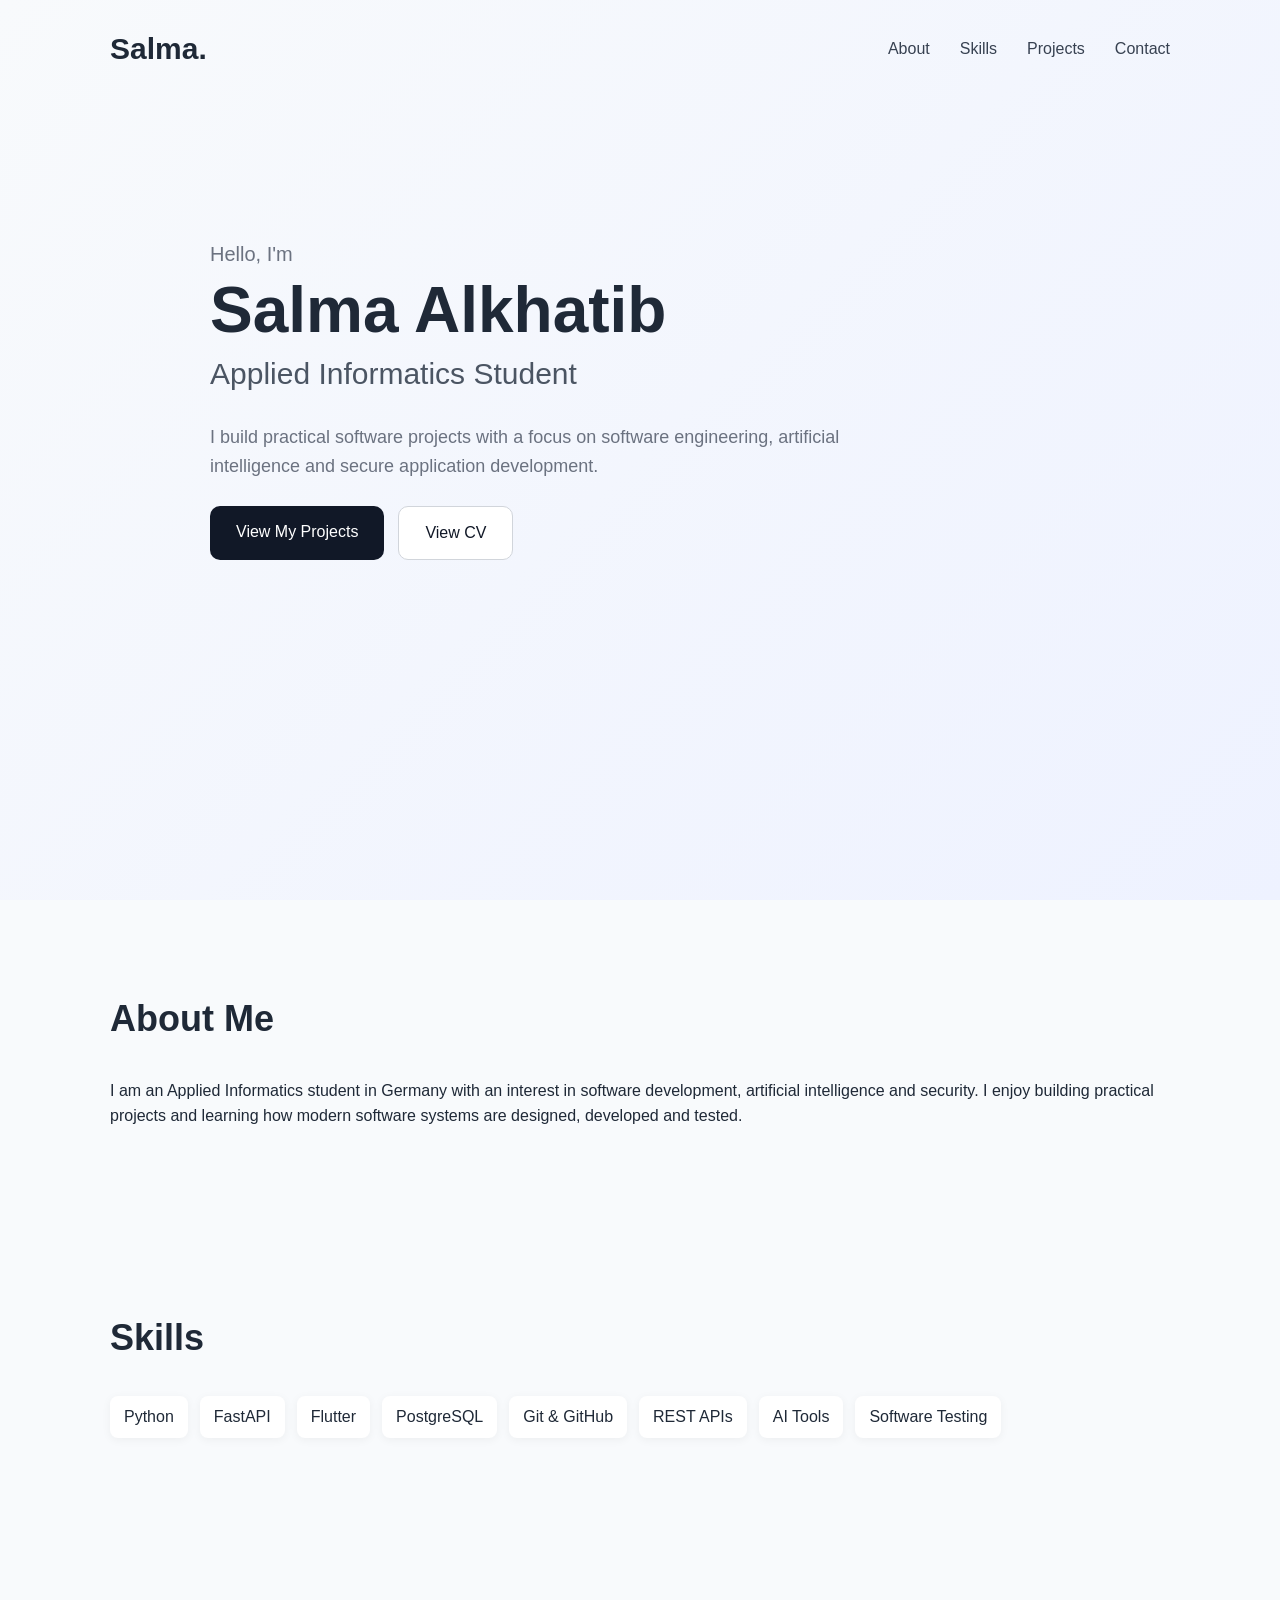
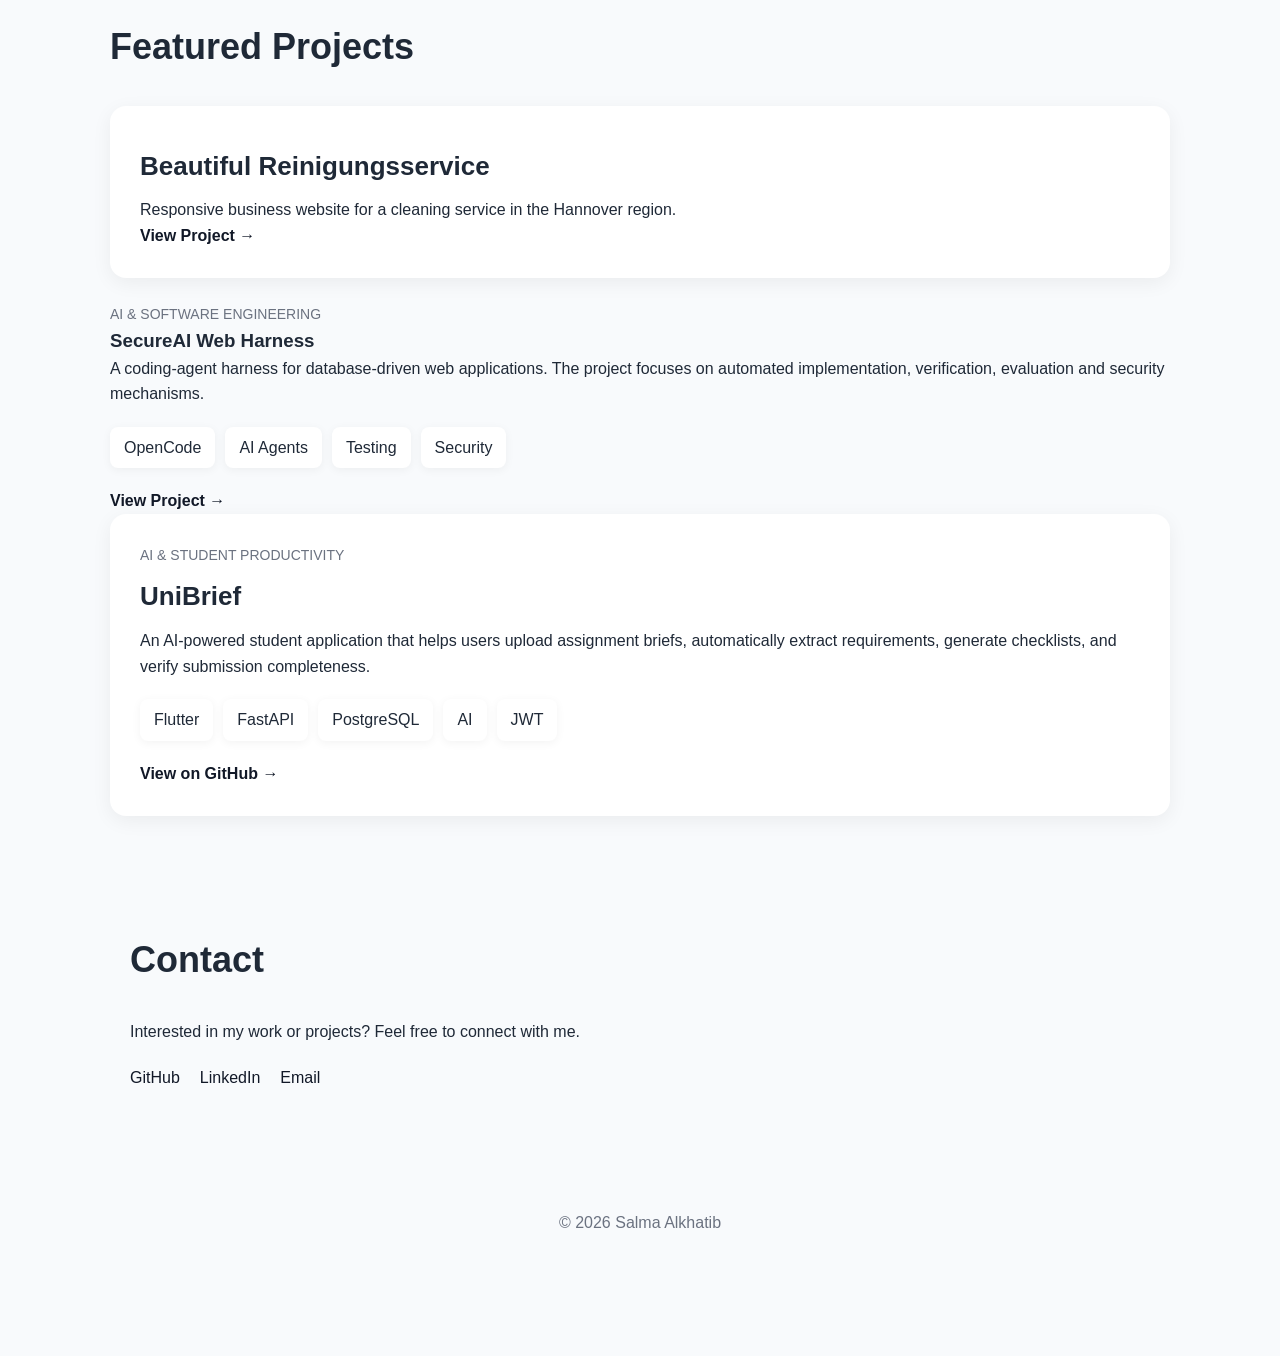
<file: index.html>
<!DOCTYPE html>
<html lang="en">
<head>
  <meta charset="UTF-8" />
  <meta name="viewport" content="width=device-width, initial-scale=1.0" />
  <title>Salma Alkhatib | Portfolio</title>
  <link rel="stylesheet" href="style.css" />
</head>

<body>

  <header class="hero">
    <nav>
      <h2 class="logo">Salma.</h2>

      <div class="nav-links">
        <a href="#about">About</a>
        <a href="#skills">Skills</a>
        <a href="#projects">Projects</a>
        <a href="#contact">Contact</a>
      </div>
    </nav>

    <div class="hero-content">
      <p class="intro">Hello, I'm</p>

      <h1>Salma Alkhatib</h1>

      <h3>Applied Informatics Student</h3>

      <p class="description">
        I build practical software projects with a focus on
        software engineering, artificial intelligence and secure
        application development.
      </p>

      <div class="hero-buttons">
        <a href="#projects" class="button">View My Projects</a>
      
        <a
          href="Salma_Alkhatib_CV.pdf"
          class="button secondary-button"
          target="_blank"
        >
          View CV
        </a>
      </div>
  </header>

  <section id="about">
    <h2>About Me</h2>

    <p>
      I am an Applied Informatics student in Germany with an interest
      in software development, artificial intelligence and security.
      I enjoy building practical projects and learning how modern
      software systems are designed, developed and tested.
    </p>
  </section>

  <section id="skills">
    <h2>Skills</h2>

    <div class="skills-grid">
      <span>Python</span>
      <span>FastAPI</span>
      <span>Flutter</span>
      <span>PostgreSQL</span>
      <span>Git & GitHub</span>
      <span>REST APIs</span>
      <span>AI Tools</span>
      <span>Software Testing</span>
    </div>
  </section>

  <section id="projects">
    <h2>Featured Projects</h2>

    <div class="project-card">
     

        <h3>Beautiful Reinigungsservice</h3>
      
        <p>
          Responsive business website for a cleaning service in the Hannover region.
        </p>
      
        <a
          href="beautiful-reinigungsservice.html"
          class="project-link"
        >
          View Project →
        </a>
      
      </div>
      <p class="project-type">AI & Software Engineering</p>

      <h3>SecureAI Web Harness</h3>

      <p>
        A coding-agent harness for database-driven web applications.
        The project focuses on automated implementation, verification,
        evaluation and security mechanisms.
      </p>

      <div class="tags">
        <span>OpenCode</span>
        <span>AI Agents</span>
        <span>Testing</span>
        <span>Security</span>
      </div>

      <a href="secureai.html" class="project-link">View Project →</a>
    </div>
   

    <div class="project-card">
        <p class="project-type">AI & Student Productivity</p>
    
        <h3>UniBrief</h3>
    
        <p>
            An AI-powered student application that helps users upload assignment
            briefs, automatically extract requirements, generate checklists,
            and verify submission completeness.
        </p>
    
        <div class="tags">
            <span>Flutter</span>
            <span>FastAPI</span>
            <span>PostgreSQL</span>
            <span>AI</span>
            <span>JWT</span>
        </div>
    
        <a
            href="https://github.com/alkhatibsalma99-ops/UniBrief"
            target="_blank"
            rel="noopener noreferrer"
            class="project-link"
        >
            View on GitHub →
        </a>
    </div>

  <section id="contact">
    <h2>Contact</h2>

    <p>
      Interested in my work or projects? Feel free to connect with me.
    </p>

    <div class="contact-links">
        <a href="https://github.com/alkhatibsalma99-ops" target="_blank">
            GitHub
          </a>
          <a
          href="https://www.linkedin.com/in/salma-alkhatib-435128162"
          target="_blank"
        >
          LinkedIn
        </a>
      <a href="mailto:your@email.com">Email</a>
    </div>
  </section>

  <footer>
    <p>© 2026 Salma Alkhatib</p>
  </footer>

  <script src="script.js"></script>
</body>
</html>
</file>
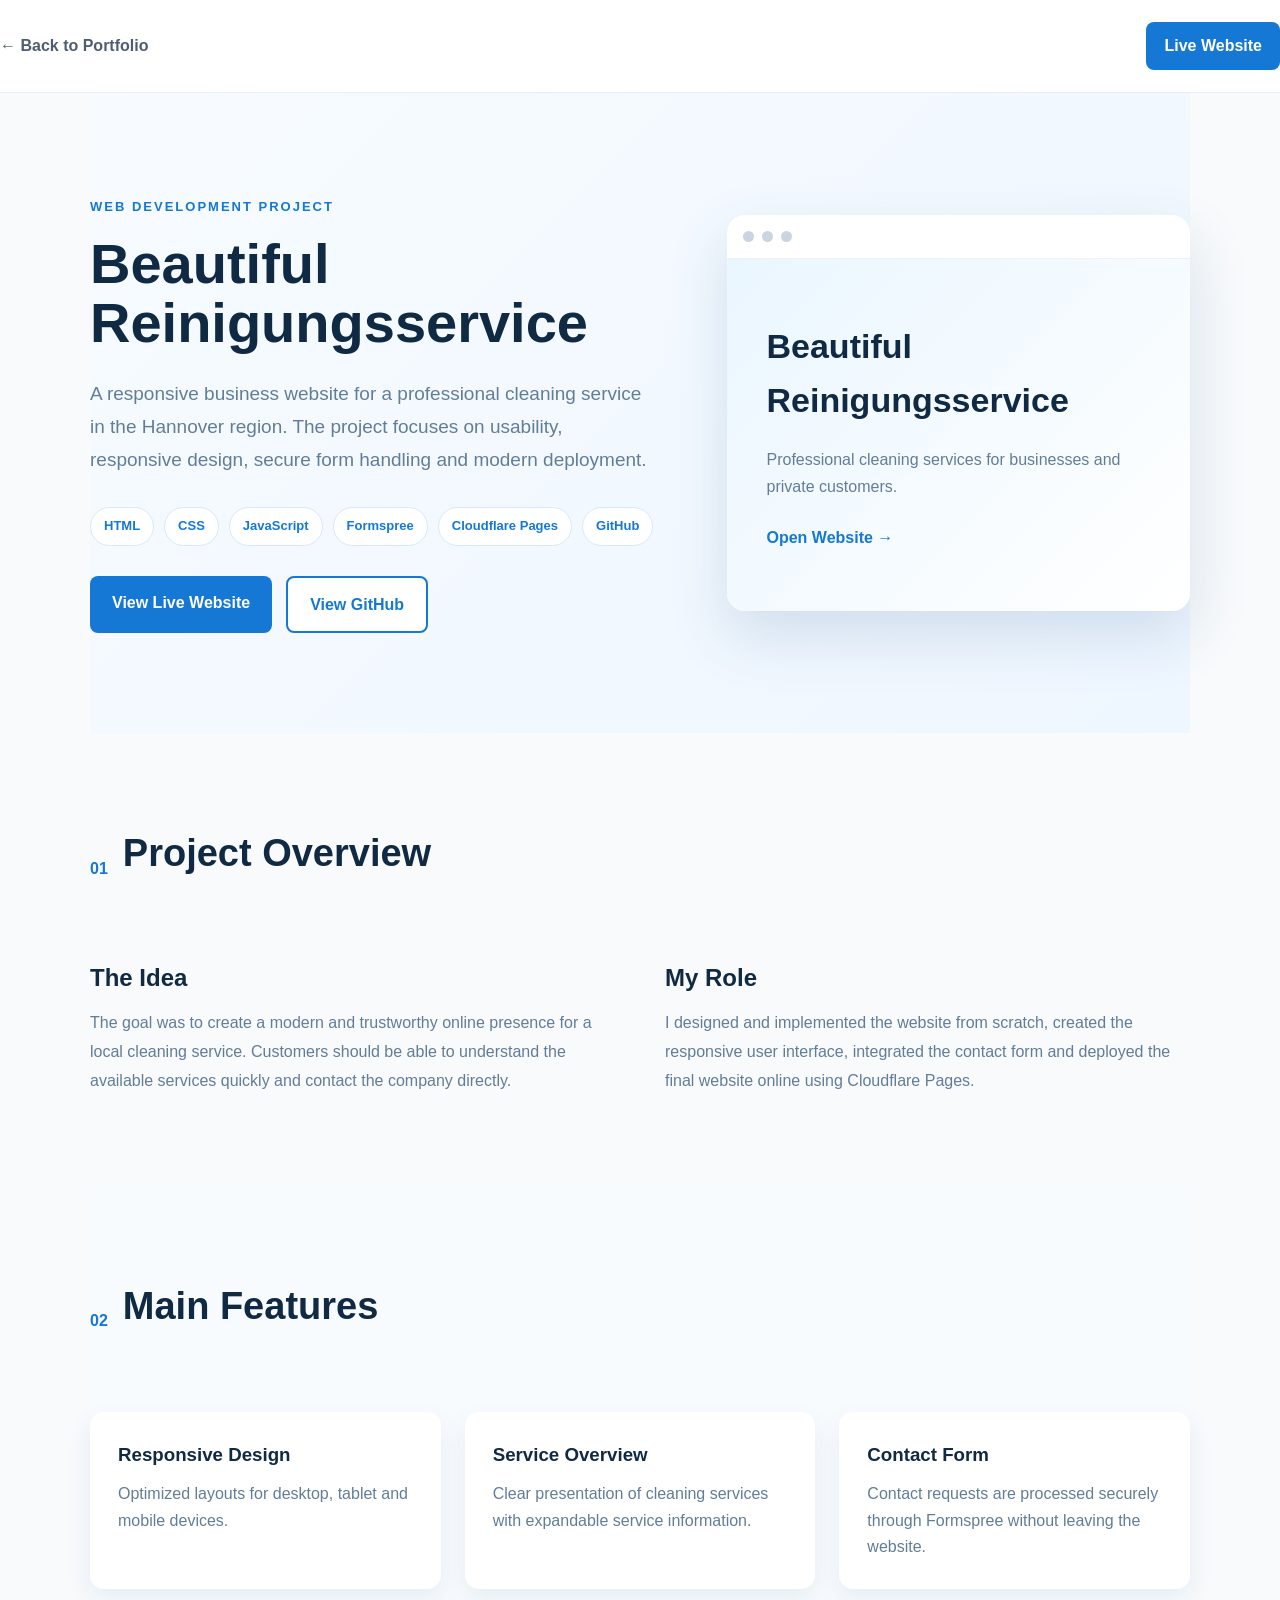
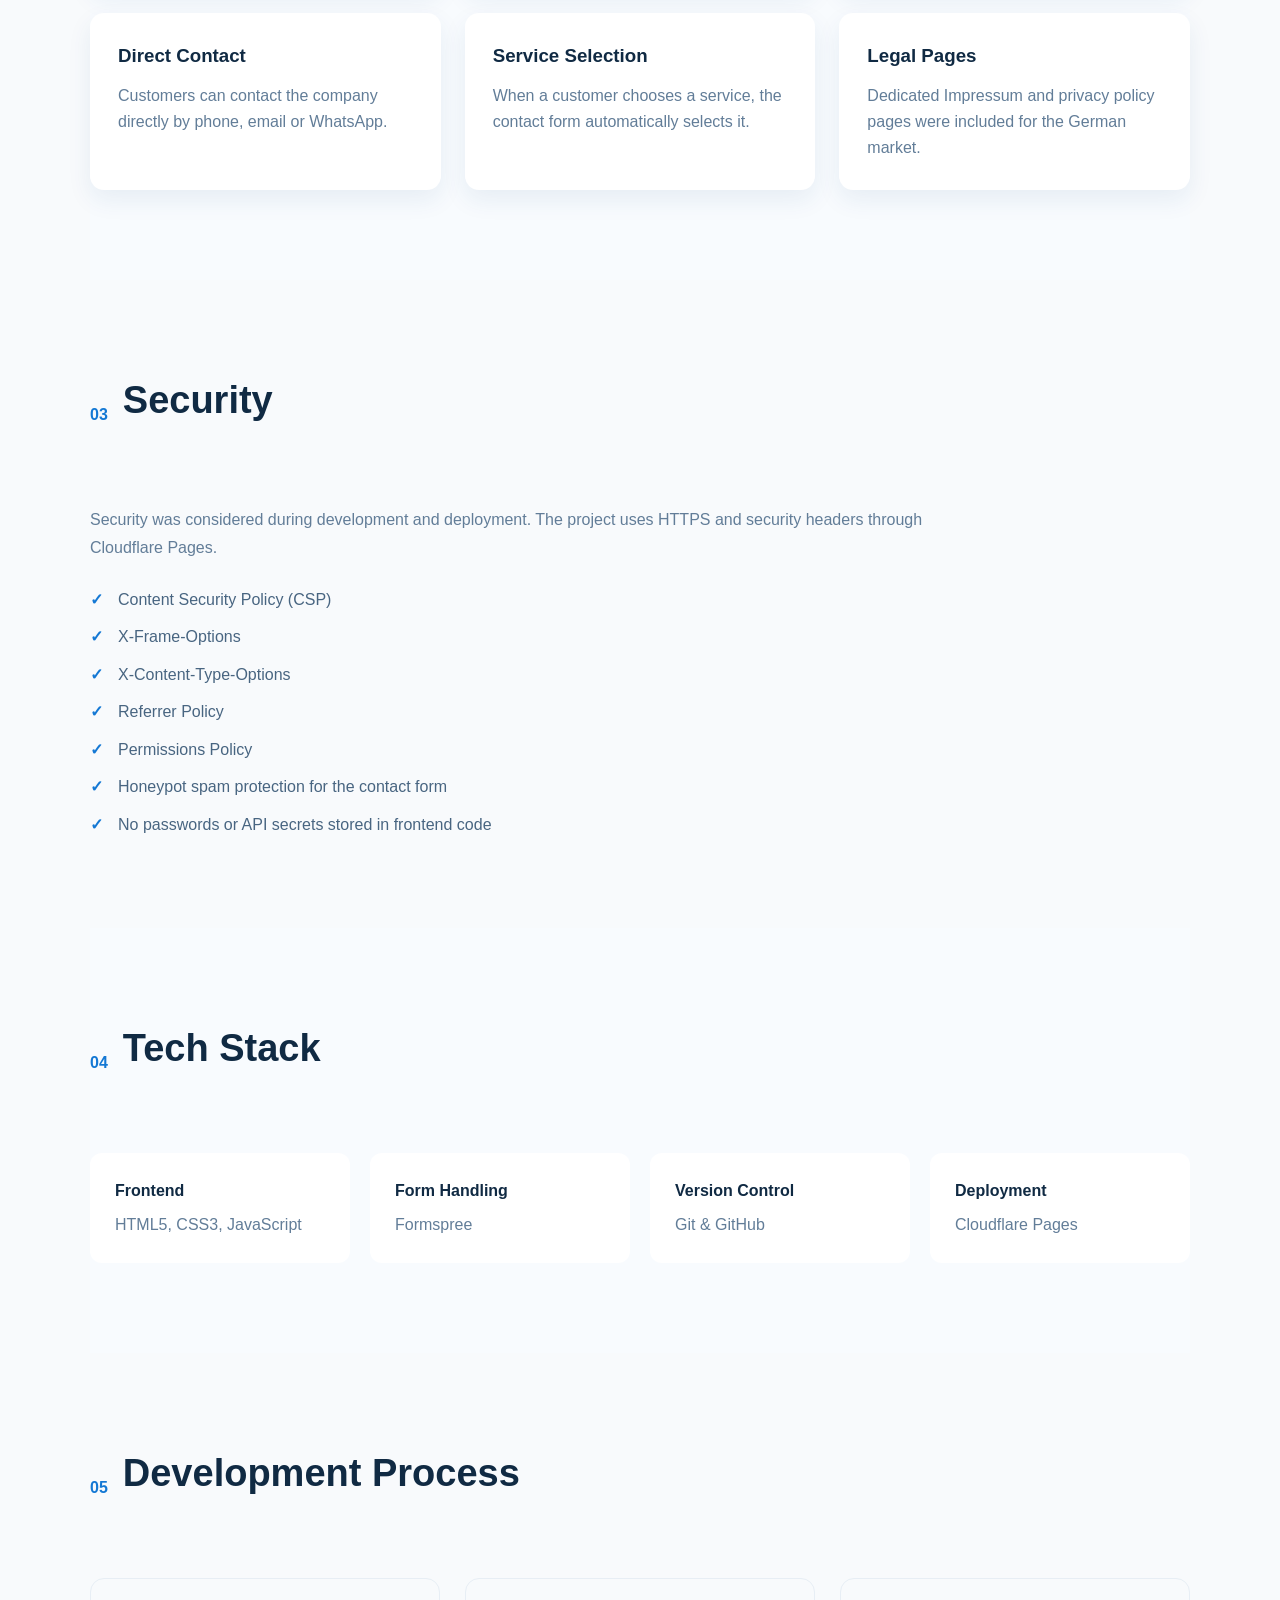
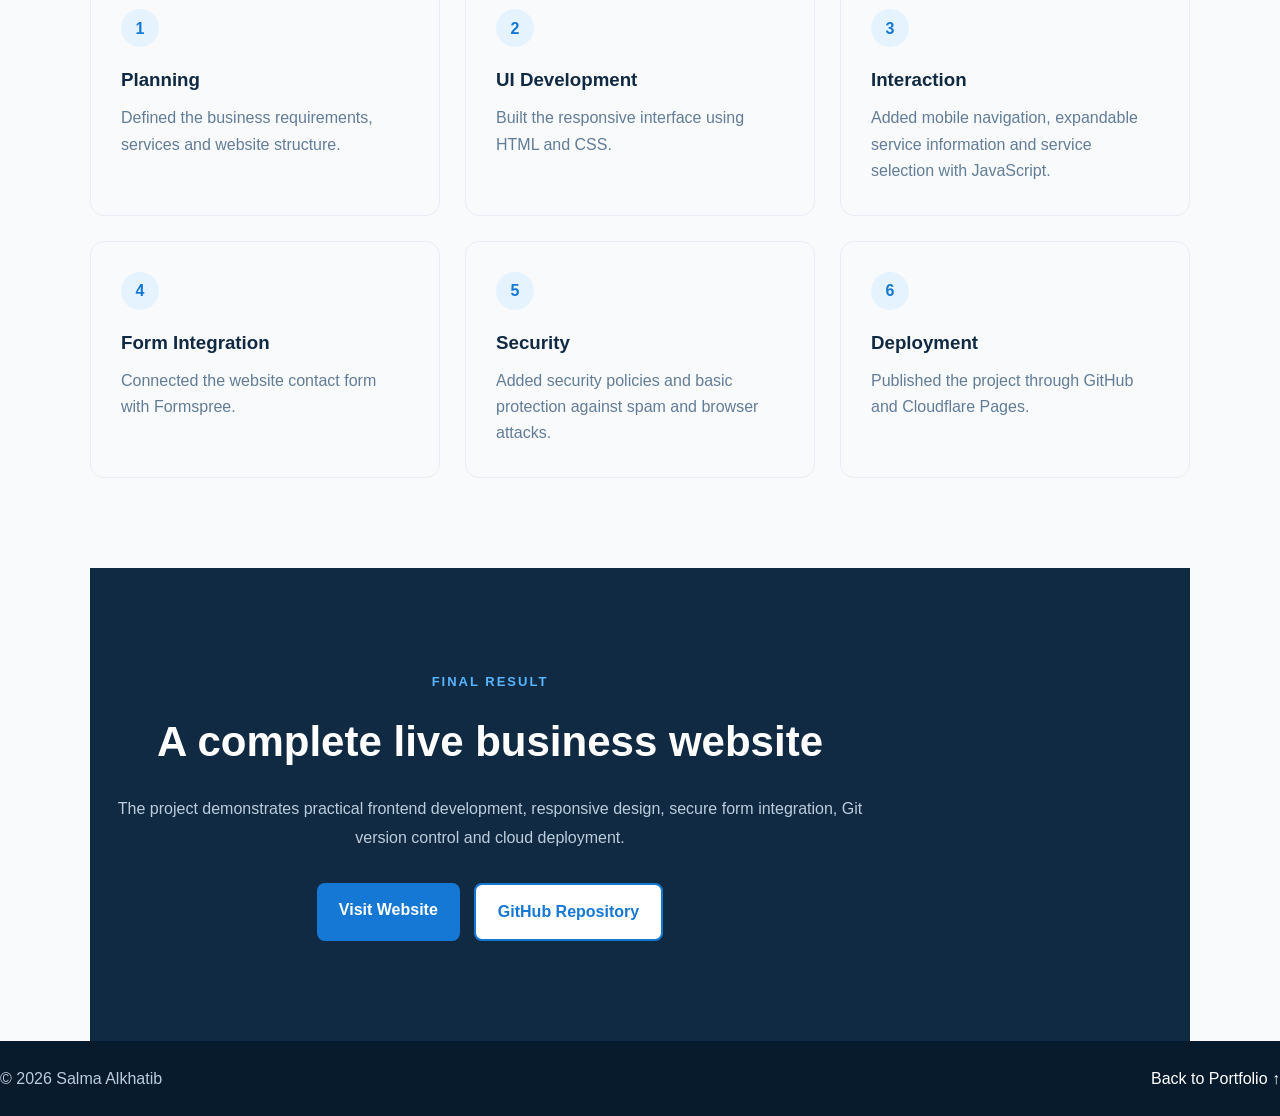
<file: beautiful-reinigungsservice.html>
<!DOCTYPE html>
<html lang="en">

<head>
  <meta charset="UTF-8">

  <meta
    name="viewport"
    content="width=device-width, initial-scale=1.0"
  >

  <title>
    Beautiful Reinigungsservice | Project
  </title>

  <meta
    name="description"
    content="Beautiful Reinigungsservice project by Salma Alkhatib – responsive business website built with HTML, CSS and JavaScript."
  >

  <link rel="stylesheet" href="style.css">
</head>


<body>


<!-- ================= HEADER ================= -->

<header class="project-header">

  <div class="container project-nav">

    <a
      href="index.html"
      class="back-link"
    >
      ← Back to Portfolio
    </a>

    <a
      href="https://beautiful-reinigungsservice.pages.dev"
      target="_blank"
      rel="noopener noreferrer"
      class="project-live-btn"
    >
      Live Website
    </a>

  </div>

</header>



<!-- ================= HERO ================= -->

<section class="project-hero">

  <div class="container project-hero-grid">

    <div>

      <span class="project-label">
        WEB DEVELOPMENT PROJECT
      </span>

      <h1>
        Beautiful Reinigungsservice
      </h1>

      <p class="project-intro">
        A responsive business website for a professional
        cleaning service in the Hannover region.
        The project focuses on usability, responsive design,
        secure form handling and modern deployment.
      </p>


      <div class="project-tech">

        <span>HTML</span>
        <span>CSS</span>
        <span>JavaScript</span>
        <span>Formspree</span>
        <span>Cloudflare Pages</span>
        <span>GitHub</span>

      </div>


      <div class="project-actions">

        <a
          href="https://beautiful-reinigungsservice.pages.dev"
          target="_blank"
          rel="noopener noreferrer"
          class="project-primary-btn"
        >
          View Live Website
        </a>


        <a
          href="https://github.com/alkhatibsalma99-ops/beautiful-reinigungsservice"
          target="_blank"
          rel="noopener noreferrer"
          class="project-secondary-btn"
        >
          View GitHub
        </a>

      </div>

    </div>


    <div class="project-preview">

      <div class="browser-bar">

        <span></span>
        <span></span>
        <span></span>

      </div>

      <div class="preview-content">

        <h2>
          Beautiful Reinigungsservice
        </h2>

        <p>
          Professional cleaning services
          for businesses and private customers.
        </p>

        <a
          href="https://beautiful-reinigungsservice.pages.dev"
          target="_blank"
          rel="noopener noreferrer"
        >
          Open Website →
        </a>

      </div>

    </div>

  </div>

</section>



<!-- ================= OVERVIEW ================= -->

<section class="project-section">

  <div class="container">

    <div class="project-section-heading">

      <span>01</span>

      <h2>
        Project Overview
      </h2>

    </div>


    <div class="project-two-columns">

      <div>

        <h3>
          The Idea
        </h3>

        <p>
          The goal was to create a modern and trustworthy
          online presence for a local cleaning service.
          Customers should be able to understand the available
          services quickly and contact the company directly.
        </p>

      </div>


      <div>

        <h3>
          My Role
        </h3>

        <p>
          I designed and implemented the website from scratch,
          created the responsive user interface, integrated
          the contact form and deployed the final website
          online using Cloudflare Pages.
        </p>

      </div>

    </div>

  </div>

</section>



<!-- ================= FEATURES ================= -->

<section class="project-section project-light">

  <div class="container">

    <div class="project-section-heading">

      <span>02</span>

      <h2>
        Main Features
      </h2>

    </div>


    <div class="feature-grid">


      <div class="feature-box">

        <h3>
          Responsive Design
        </h3>

        <p>
          Optimized layouts for desktop,
          tablet and mobile devices.
        </p>

      </div>


      <div class="feature-box">

        <h3>
          Service Overview
        </h3>

        <p>
          Clear presentation of cleaning services
          with expandable service information.
        </p>

      </div>


      <div class="feature-box">

        <h3>
          Contact Form
        </h3>

        <p>
          Contact requests are processed securely
          through Formspree without leaving the website.
        </p>

      </div>


      <div class="feature-box">

        <h3>
          Direct Contact
        </h3>

        <p>
          Customers can contact the company
          directly by phone, email or WhatsApp.
        </p>

      </div>


      <div class="feature-box">

        <h3>
          Service Selection
        </h3>

        <p>
          When a customer chooses a service,
          the contact form automatically selects it.
        </p>

      </div>


      <div class="feature-box">

        <h3>
          Legal Pages
        </h3>

        <p>
          Dedicated Impressum and privacy policy
          pages were included for the German market.
        </p>

      </div>


    </div>

  </div>

</section>



<!-- ================= SECURITY ================= -->

<section class="project-section">

  <div class="container">

    <div class="project-section-heading">

      <span>03</span>

      <h2>
        Security
      </h2>

    </div>


    <div class="security-box">

      <p>
        Security was considered during development and deployment.
        The project uses HTTPS and security headers through
        Cloudflare Pages.
      </p>


      <ul>

        <li>
          Content Security Policy (CSP)
        </li>

        <li>
          X-Frame-Options
        </li>

        <li>
          X-Content-Type-Options
        </li>

        <li>
          Referrer Policy
        </li>

        <li>
          Permissions Policy
        </li>

        <li>
          Honeypot spam protection for the contact form
        </li>

        <li>
          No passwords or API secrets stored in frontend code
        </li>

      </ul>

    </div>

  </div>

</section>



<!-- ================= TECH STACK ================= -->

<section class="project-section project-light">

  <div class="container">

    <div class="project-section-heading">

      <span>04</span>

      <h2>
        Tech Stack
      </h2>

    </div>


    <div class="tech-grid">


      <div>
        <strong>
          Frontend
        </strong>

        <p>
          HTML5, CSS3, JavaScript
        </p>
      </div>


      <div>
        <strong>
          Form Handling
        </strong>

        <p>
          Formspree
        </p>
      </div>


      <div>
        <strong>
          Version Control
        </strong>

        <p>
          Git & GitHub
        </p>
      </div>


      <div>
        <strong>
          Deployment
        </strong>

        <p>
          Cloudflare Pages
        </p>
      </div>


    </div>

  </div>

</section>



<!-- ================= WORKFLOW ================= -->

<section class="project-section">

  <div class="container">

    <div class="project-section-heading">

      <span>05</span>

      <h2>
        Development Process
      </h2>

    </div>


    <div class="process-list">


      <div>

        <span>1</span>

        <h3>
          Planning
        </h3>

        <p>
          Defined the business requirements,
          services and website structure.
        </p>

      </div>


      <div>

        <span>2</span>

        <h3>
          UI Development
        </h3>

        <p>
          Built the responsive interface
          using HTML and CSS.
        </p>

      </div>


      <div>

        <span>3</span>

        <h3>
          Interaction
        </h3>

        <p>
          Added mobile navigation,
          expandable service information
          and service selection with JavaScript.
        </p>

      </div>


      <div>

        <span>4</span>

        <h3>
          Form Integration
        </h3>

        <p>
          Connected the website contact form
          with Formspree.
        </p>

      </div>


      <div>

        <span>5</span>

        <h3>
          Security
        </h3>

        <p>
          Added security policies and
          basic protection against spam and browser attacks.
        </p>

      </div>


      <div>

        <span>6</span>

        <h3>
          Deployment
        </h3>

        <p>
          Published the project through
          GitHub and Cloudflare Pages.
        </p>

      </div>


    </div>

  </div>

</section>



<!-- ================= RESULT ================= -->

<section class="project-result">

  <div class="container">

    <span>
      FINAL RESULT
    </span>


    <h2>
      A complete live business website
    </h2>


    <p>
      The project demonstrates practical frontend development,
      responsive design, secure form integration,
      Git version control and cloud deployment.
    </p>


    <div class="project-actions">

      <a
        href="https://beautiful-reinigungsservice.pages.dev"
        target="_blank"
        rel="noopener noreferrer"
        class="project-primary-btn"
      >
        Visit Website
      </a>


      <a
        href="https://github.com/alkhatibsalma99-ops/beautiful-reinigungsservice"
        target="_blank"
        rel="noopener noreferrer"
        class="project-secondary-btn"
      >
        GitHub Repository
      </a>

    </div>

  </div>

</section>



<footer class="project-footer">

  <div class="container">

    <p>
      © 2026 Salma Alkhatib
    </p>


    <a href="index.html">
      Back to Portfolio ↑
    </a>

  </div>

</footer>


</body>

</html>
</file>
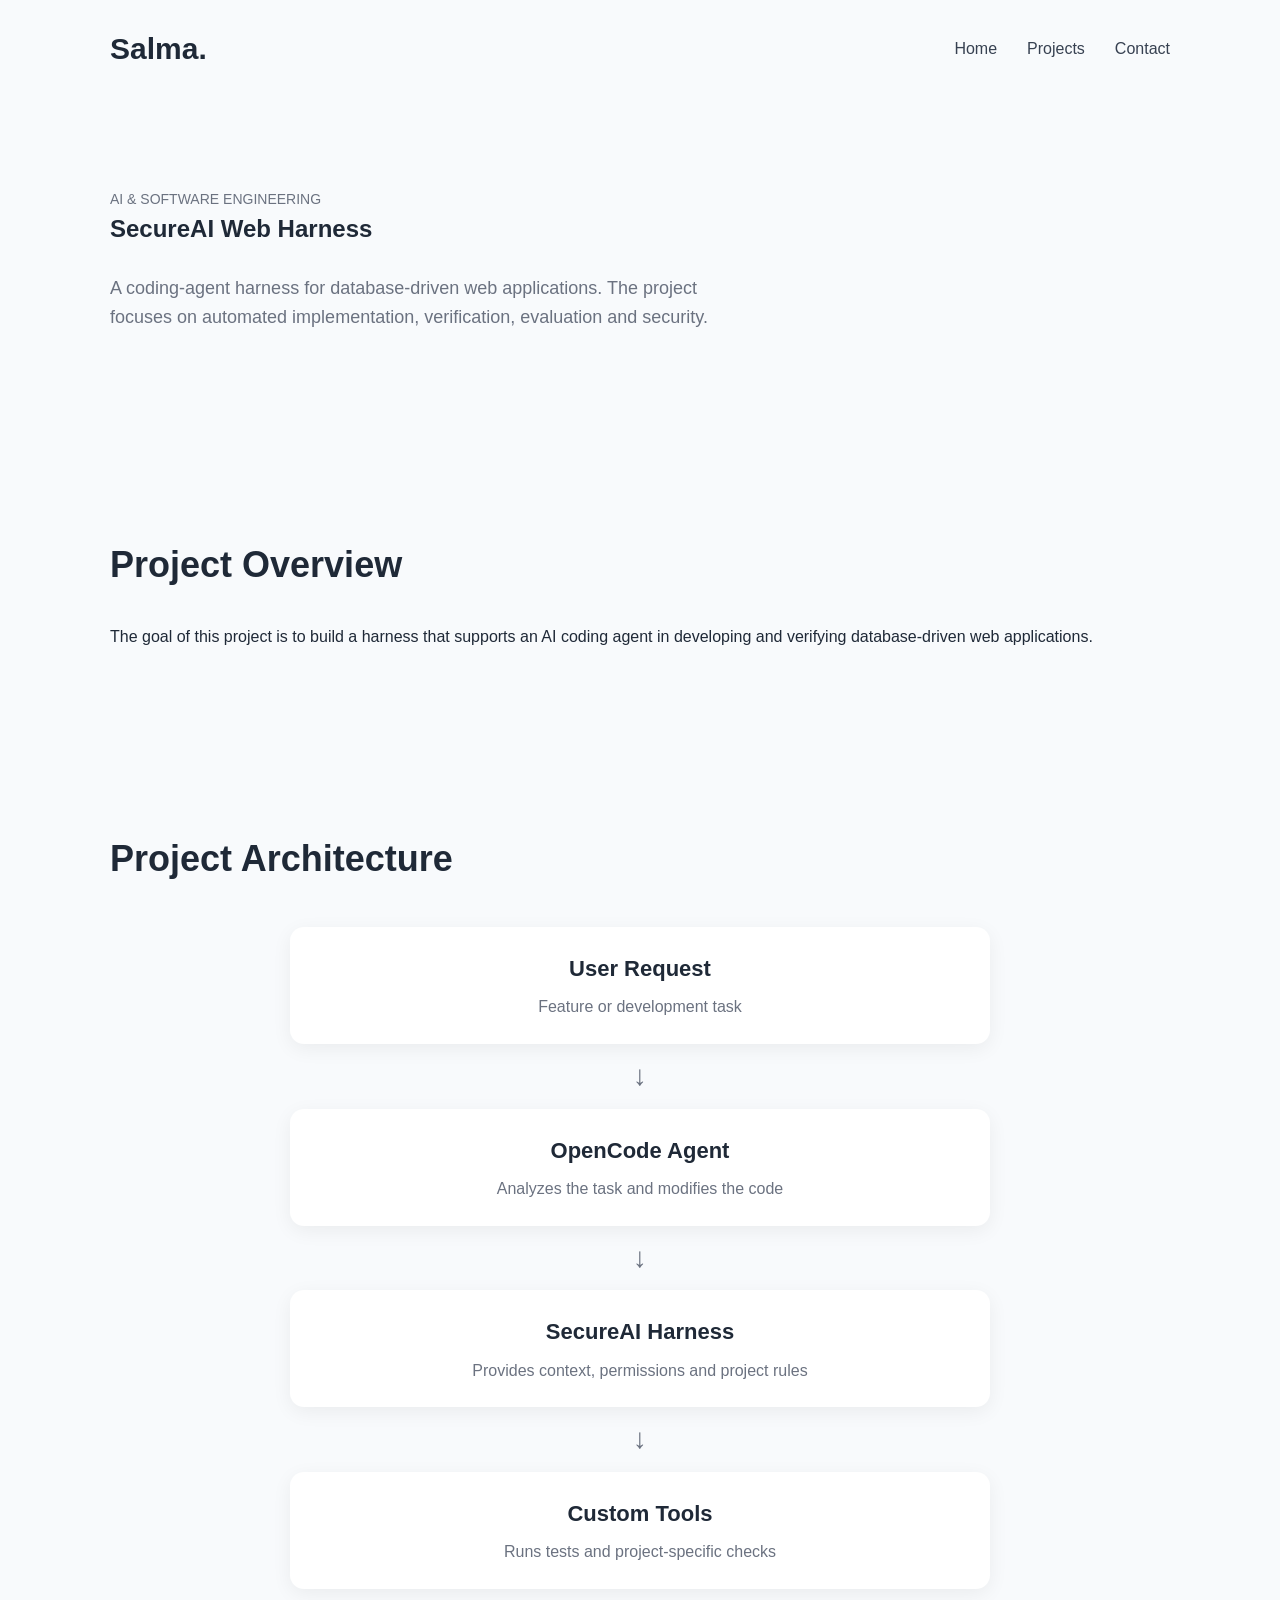
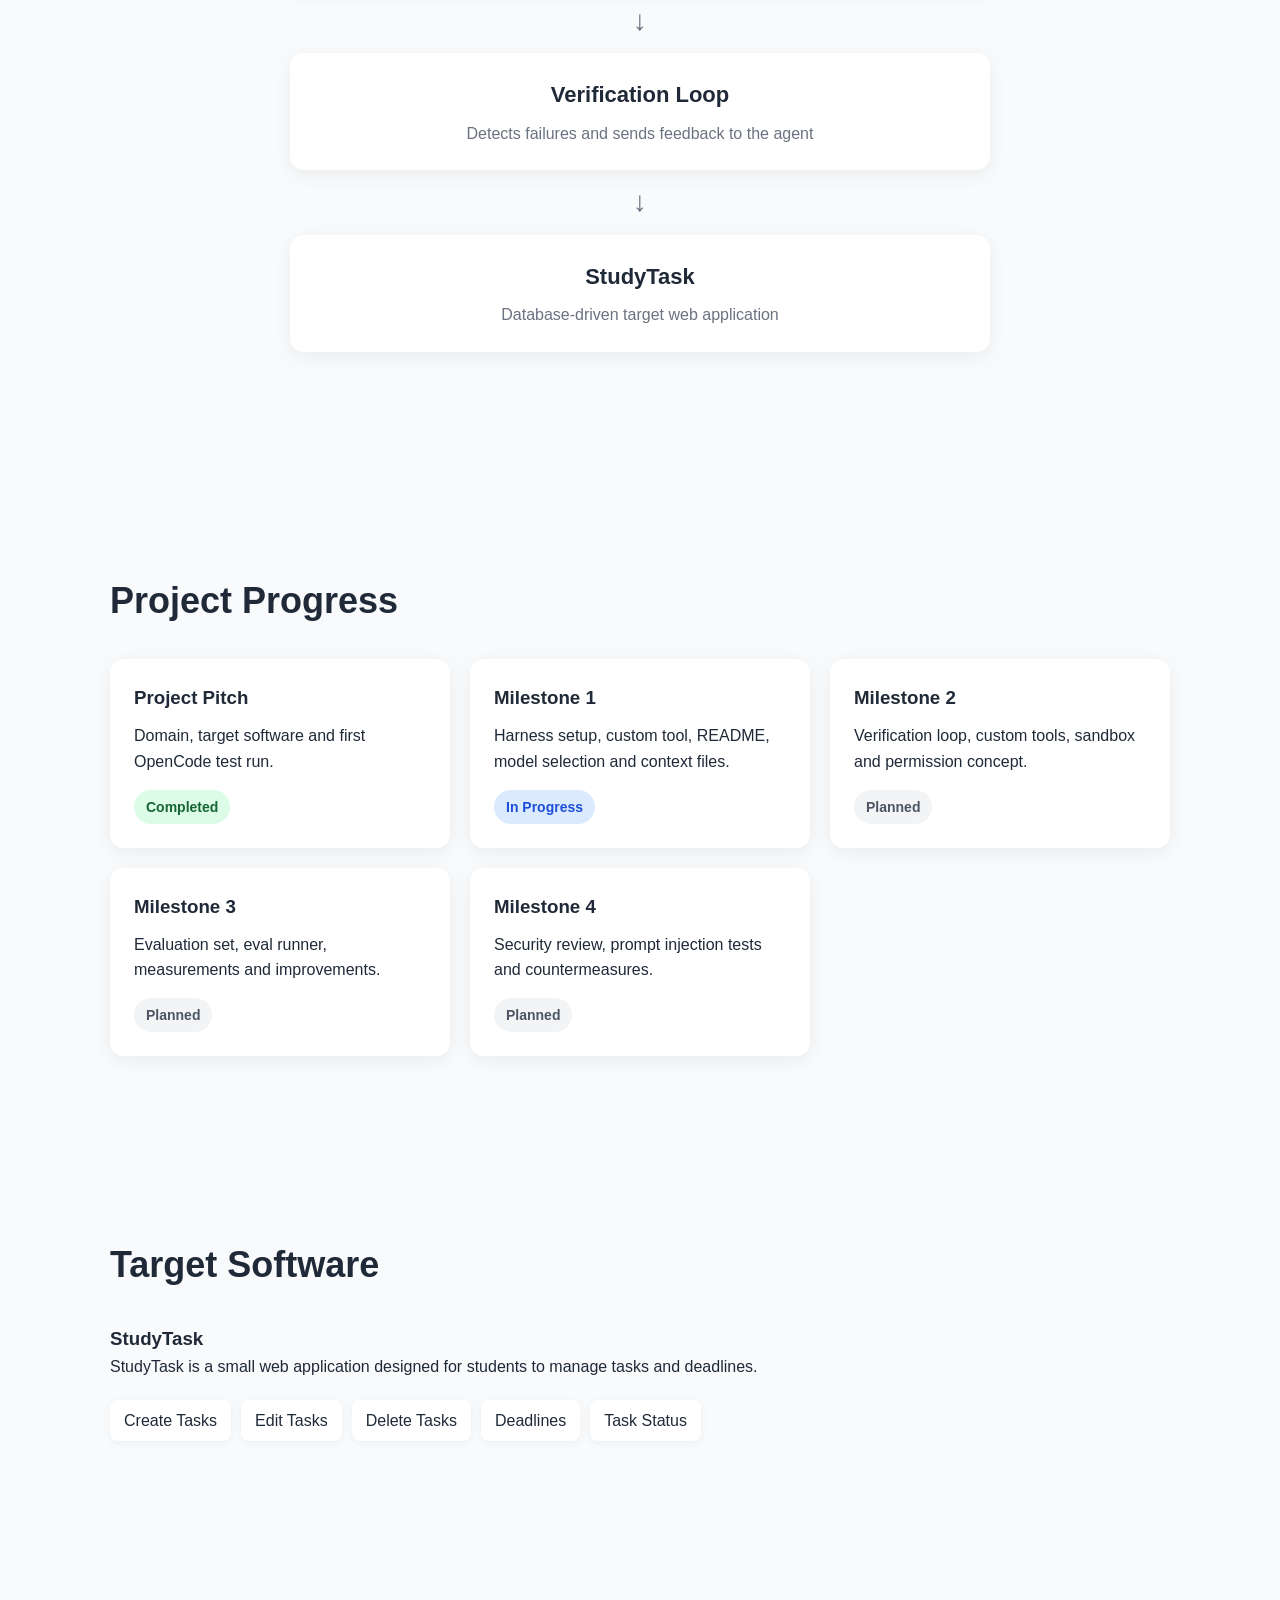
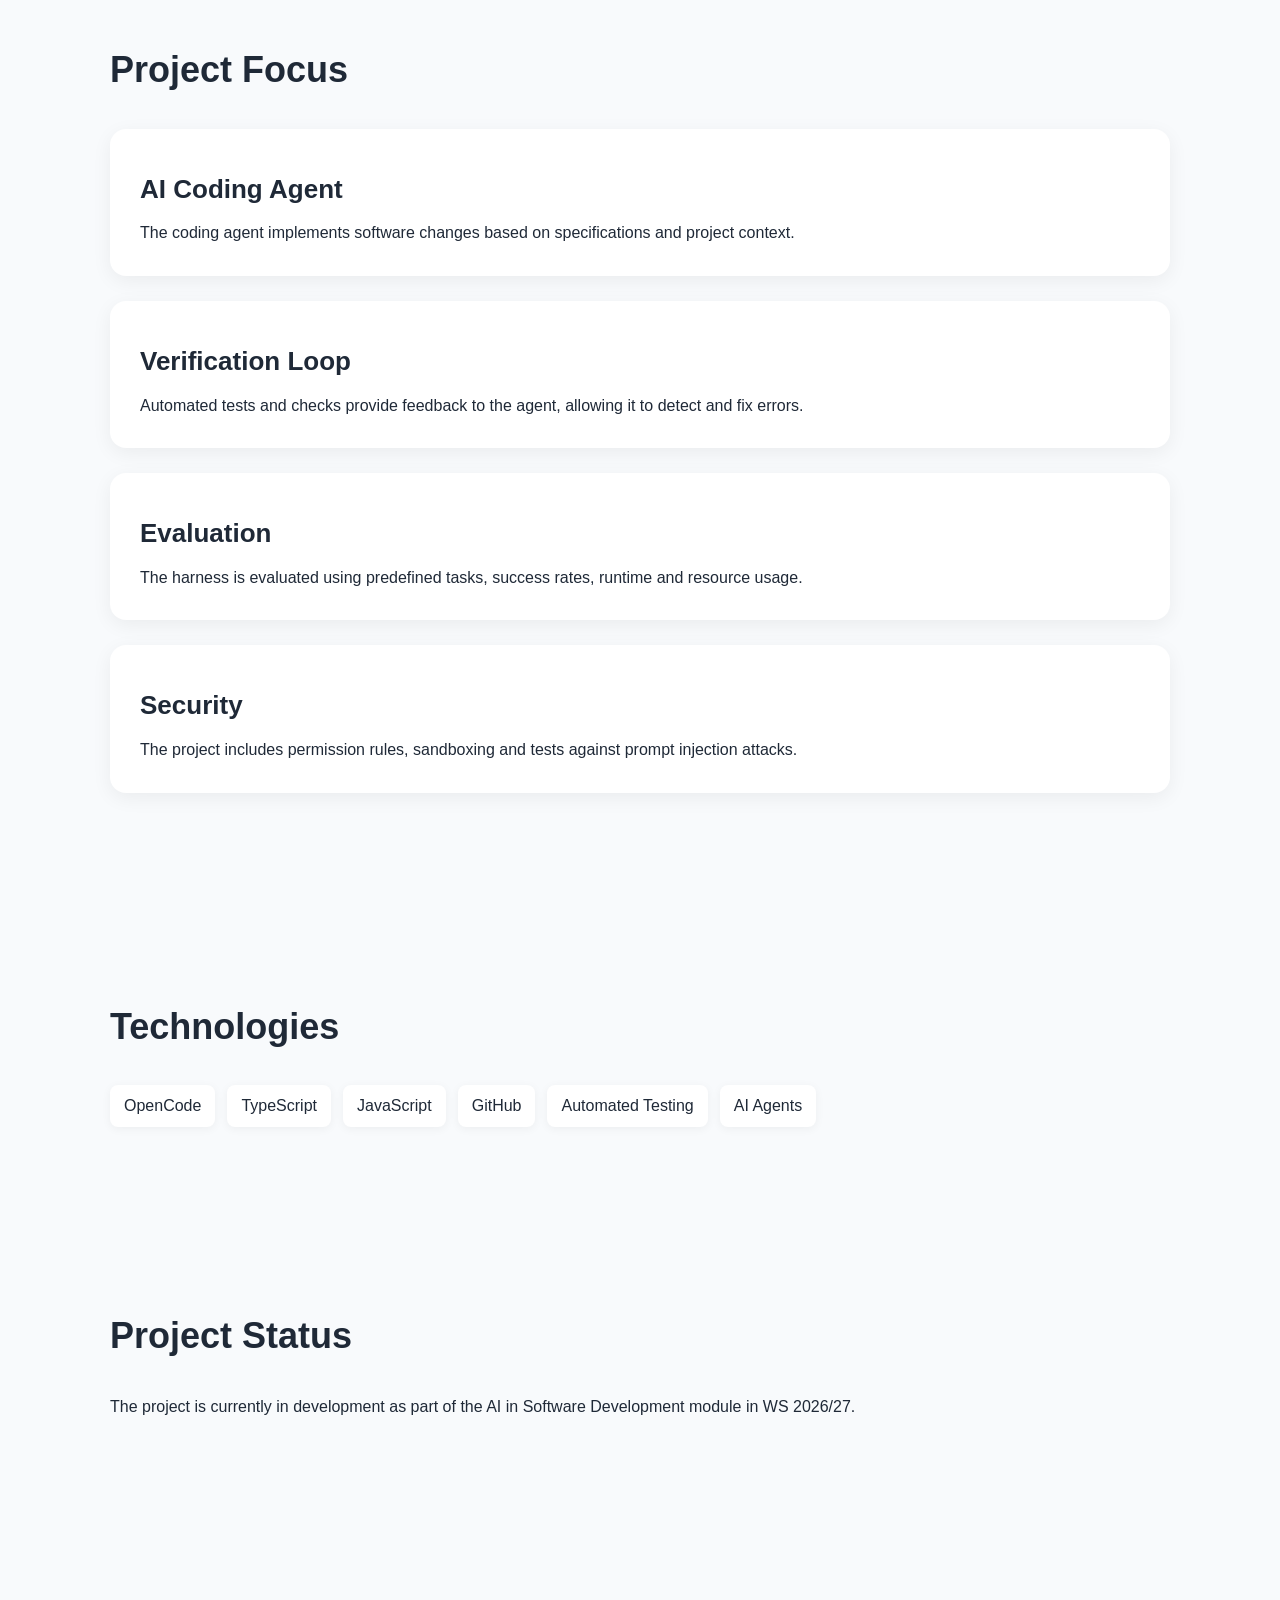
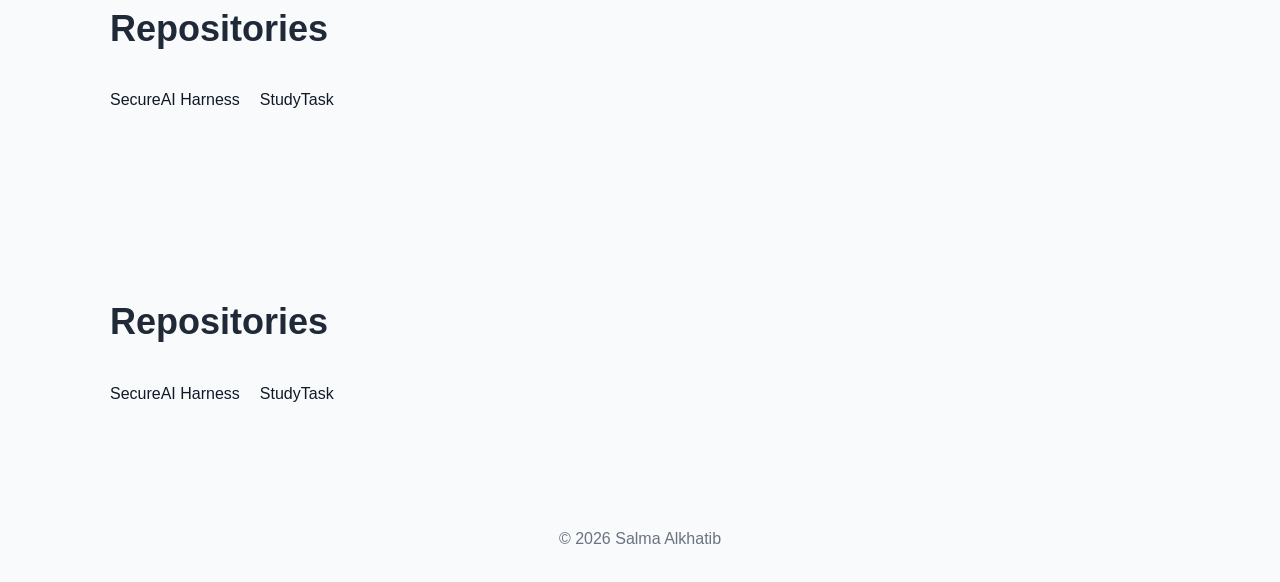
<file: secureai.html>
<!DOCTYPE html>
<html lang="en">
<head>
  <meta charset="UTF-8">
  <meta name="viewport" content="width=device-width, initial-scale=1.0">
  <title>SecureAI Web Harness | Salma Alkhatib</title>
  <link rel="stylesheet" href="style.css">
</head>

<body>

  <nav>
    <h2 class="logo">Salma.</h2>

    <div class="nav-links">
      <a href="index.html">Home</a>
      <a href="index.html#projects">Projects</a>
      <a href="index.html#contact">Contact</a>
    </div>
  </nav>

  <section>
    <p class="project-type">AI & Software Engineering</p>

    <h1>SecureAI Web Harness</h1>

    <p class="description">
      A coding-agent harness for database-driven web applications.
      The project focuses on automated implementation, verification,
      evaluation and security.
    </p>
  </section>

  <section>
    <h2>Project Overview</h2>

    <p>
      The goal of this project is to build a harness that supports an
      AI coding agent in developing and verifying database-driven web
      applications.
    </p>
  </section>
  <section>
    <h2>Project Architecture</h2>
  
    <div class="architecture">
  
      <div class="arch-box">
        <h3>User Request</h3>
        <p>Feature or development task</p>
      </div>
  
      <div class="arrow">↓</div>
  
      <div class="arch-box">
        <h3>OpenCode Agent</h3>
        <p>Analyzes the task and modifies the code</p>
      </div>
  
      <div class="arrow">↓</div>
  
      <div class="arch-box">
        <h3>SecureAI Harness</h3>
        <p>Provides context, permissions and project rules</p>
      </div>
  
      <div class="arrow">↓</div>
  
      <div class="arch-box">
        <h3>Custom Tools</h3>
        <p>Runs tests and project-specific checks</p>
      </div>
  
      <div class="arrow">↓</div>
  
      <div class="arch-box">
        <h3>Verification Loop</h3>
        <p>Detects failures and sends feedback to the agent</p>
      </div>
  
      <div class="arrow">↓</div>
  
      <div class="arch-box">
        <h3>StudyTask</h3>
        <p>Database-driven target web application</p>
      </div>
  
    </div>
  </section>
  <section>
    <h2>Project Progress</h2>
  
    <div class="progress-grid">
  
      <div class="progress-card">
        <h3>Project Pitch</h3>
        <p>Domain, target software and first OpenCode test run.</p>
        <span class="status done">Completed</span>
      </div>
  
      <div class="progress-card">
        <h3>Milestone 1</h3>
        <p>Harness setup, custom tool, README, model selection and context files.</p>
        <span class="status current">In Progress</span>
      </div>
  
      <div class="progress-card">
        <h3>Milestone 2</h3>
        <p>Verification loop, custom tools, sandbox and permission concept.</p>
        <span class="status planned">Planned</span>
      </div>
  
      <div class="progress-card">
        <h3>Milestone 3</h3>
        <p>Evaluation set, eval runner, measurements and improvements.</p>
        <span class="status planned">Planned</span>
      </div>
  
      <div class="progress-card">
        <h3>Milestone 4</h3>
        <p>Security review, prompt injection tests and countermeasures.</p>
        <span class="status planned">Planned</span>
      </div>
  
    </div>
  </section>

  <section>
    <h2>Target Software</h2>

    <h3>StudyTask</h3>

    <p>
      StudyTask is a small web application designed for students to
      manage tasks and deadlines.
    </p>

    <div class="tags">
      <span>Create Tasks</span>
      <span>Edit Tasks</span>
      <span>Delete Tasks</span>
      <span>Deadlines</span>
      <span>Task Status</span>
    </div>
  </section>

  <section>
    <h2>Project Focus</h2>

    <div class="project-card">
      <h3>AI Coding Agent</h3>
      <p>
        The coding agent implements software changes based on
        specifications and project context.
      </p>
    </div>

    <div class="project-card">
      <h3>Verification Loop</h3>
      <p>
        Automated tests and checks provide feedback to the agent,
        allowing it to detect and fix errors.
      </p>
    </div>

    <div class="project-card">
      <h3>Evaluation</h3>
      <p>
        The harness is evaluated using predefined tasks, success rates,
        runtime and resource usage.
      </p>
    </div>

    <div class="project-card">
      <h3>Security</h3>
      <p>
        The project includes permission rules, sandboxing and tests
        against prompt injection attacks.
      </p>
    </div>
  </section>

  <section>
    <h2>Technologies</h2>

    <div class="skills-grid">
      <span>OpenCode</span>
      <span>TypeScript</span>
      <span>JavaScript</span>
      <span>GitHub</span>
      <span>Automated Testing</span>
      <span>AI Agents</span>
    </div>
  </section>

  <section>
    <h2>Project Status</h2>

    <p>
      The project is currently in development as part of the
      AI in Software Development module in WS 2026/27.
    </p>
  </section>
  <section>
    <h2>Repositories</h2>
  
    <div class="contact-links">
      <a
        href="https://github.com/alkhatibsalma99-ops/secureai-web-harness"
        target="_blank"
      >
        SecureAI Harness
      </a>
  
      <a
        href="https://github.com/alkhatibsalma99-ops/studytask"
        target="_blank"
      >
        StudyTask
      </a>
    </div>
  </section>
  <section>
    <h2>Repositories</h2>
  
    <div class="contact-links">
  
      <a
        href="https://github.com/alkhatibsalma99-ops/secureai-web-harness"
        target="_blank"
      >
        SecureAI Harness
      </a>
  
      <a
        href="https://github.com/alkhatibsalma99-ops/studytask"
        target="_blank"
      >
        StudyTask
      </a>
  
    </div>
  </section>

  <footer>
    <p>© 2026 Salma Alkhatib</p>
  </footer>

</body>
</html>
</file>
<file: style.css>
* {
  margin: 0;
  padding: 0;
  box-sizing: border-box;
}

html {
  scroll-behavior: smooth;
}

body {
  font-family: Arial, sans-serif;
  background: #f8fafc;
  color: #1f2937;
  line-height: 1.6;
}

nav {
  max-width: 1100px;
  margin: auto;
  padding: 25px 20px;
  display: flex;
  justify-content: space-between;
  align-items: center;
}

.logo {
  font-size: 30px;
  font-weight: 700;
}

.nav-links {
  display: flex;
  gap: 30px;
}

.nav-links a {
  text-decoration: none;
  color: #374151;
  font-weight: 500;
  transition: 0.3s;
}

.nav-links a:hover {
  color: #111827;
}

.hero {
  min-height: 100vh;
  background: linear-gradient(135deg, #f8fafc, #eef2ff);
}

.hero-content {
  max-width: 900px;
  margin: 120px auto;
  padding: 20px;
  animation: fadeUp 1s ease;
}

.intro {
  font-size: 20px;
  color: #6b7280;
}

.hero h1 {
  font-size: 64px;
  margin: 5px 0;
  line-height: 1.1;
}

.hero h3 {
  font-size: 30px;
  font-weight: 500;
  color: #4b5563;
}

.description {
  max-width: 650px;
  margin: 25px 0;
  font-size: 18px;
  color: #6b7280;
}

.button {
  display: inline-block;
  padding: 13px 26px;
  background: #111827;
  color: white;
  text-decoration: none;
  border-radius: 10px;
  transition: 0.3s;
}

.button:hover {
  transform: translateY(-2px);
}

section {
  max-width: 1100px;
  margin: auto;
  padding: 90px 20px;
}

section h2 {
  font-size: 36px;
  margin-bottom: 30px;
}

.skills-grid {
  display: flex;
  flex-wrap: wrap;
  gap: 12px;
}

.skills-grid span,
.tags span {
  padding: 8px 14px;
  background: white;
  border-radius: 8px;
  box-shadow: 0 2px 10px rgba(0,0,0,0.05);
}

.project-card {
  background: white;
  padding: 30px;
  border-radius: 16px;
  margin-bottom: 25px;
  box-shadow: 0 5px 20px rgba(0,0,0,0.06);
  transition: 0.3s;
}

.project-card:hover {
  transform: translateY(-5px);
}

.project-card h3 {
  font-size: 26px;
  margin: 10px 0;
}

.project-type {
  font-size: 14px;
  text-transform: uppercase;
  color: #6b7280;
}

.tags {
  display: flex;
  flex-wrap: wrap;
  gap: 10px;
  margin: 20px 0;
}

.project-link {
  text-decoration: none;
  color: #111827;
  font-weight: bold;
}

.contact-links {
  display: flex;
  gap: 20px;
  margin-top: 20px;
}

.contact-links a {
  text-decoration: none;
  color: #111827;
}

footer {
  text-align: center;
  padding: 30px;
  color: #6b7280;
}

@keyframes fadeUp {
  from {
    opacity: 0;
    transform: translateY(20px);
  }

  to {
    opacity: 1;
    transform: translateY(0);
  }
}

@media (max-width: 768px) {
  .hero h1 {
    font-size: 42px;
  }

  .hero h3 {
    font-size: 24px;
  }

  .nav-links {
    gap: 15px;
    font-size: 14px;
  }
}
.architecture {
  max-width: 700px;
  margin: 40px auto;
  display: flex;
  flex-direction: column;
  align-items: center;
}

.arch-box {
  width: 100%;
  background: white;
  padding: 24px;
  border-radius: 14px;
  text-align: center;
  box-shadow: 0 5px 20px rgba(0,0,0,0.06);
}

.arch-box h3 {
  margin-bottom: 8px;
  font-size: 22px;
}

.arch-box p {
  color: #6b7280;
}

.arrow {
  font-size: 28px;
  margin: 10px 0;
  color: #6b7280;
}
.progress-grid {
  display: grid;
  grid-template-columns: repeat(auto-fit, minmax(260px, 1fr));
  gap: 20px;
  margin-top: 30px;
}

.progress-card {
  background: white;
  padding: 24px;
  border-radius: 14px;
  box-shadow: 0 5px 20px rgba(0,0,0,0.06);
}

.progress-card h3 {
  margin-bottom: 10px;
}

.status {
  display: inline-block;
  margin-top: 15px;
  padding: 6px 12px;
  border-radius: 20px;
  font-size: 14px;
  font-weight: bold;
}

.done {
  background: #dcfce7;
  color: #166534;
}

.current {
  background: #dbeafe;
  color: #1d4ed8;
}

.planned {
  background: #f3f4f6;
  color: #4b5563;
}
.hero-buttons {
  display: flex;
  gap: 14px;
  flex-wrap: wrap;
  margin-top: 25px;
}

.secondary-button {
  background: white;
  color: #111827;
  border: 1px solid #d1d5db;
}

.secondary-button:hover {
  background: #f3f4f6;
}
/* =========================================
   BEAUTIFUL REINIGUNGSSERVICE PROJECT PAGE
========================================= */

.project-header {
  padding: 22px 0;
  border-bottom: 1px solid #e9eef5;
  background: #ffffff;
}

.project-nav {
  display: flex;
  align-items: center;
  justify-content: space-between;
  gap: 20px;
}

.back-link {
  color: #4f5d73;
  text-decoration: none;
  font-weight: 600;
}

.project-live-btn {
  text-decoration: none;
  background: #1478d4;
  color: white;
  padding: 11px 18px;
  border-radius: 8px;
  font-weight: 700;
}


.project-hero {
  padding: 100px 0;
  background: linear-gradient(
    135deg,
    #f7fbff,
    #eef6ff
  );
}

.project-hero-grid {
  display: grid;
  grid-template-columns: 1.1fr 0.9fr;
  gap: 70px;
  align-items: center;
}

.project-label {
  display: inline-block;
  color: #1478d4;
  font-size: 13px;
  letter-spacing: 2px;
  font-weight: 800;
  margin-bottom: 18px;
}

.project-hero h1 {
  font-size: 56px;
  line-height: 1.05;
  margin-bottom: 24px;
  color: #102a43;
}

.project-intro {
  font-size: 19px;
  color: #627d98;
  line-height: 1.75;
  max-width: 700px;
}

.project-tech {
  display: flex;
  flex-wrap: wrap;
  gap: 10px;
  margin: 30px 0;
}

.project-tech span {
  background: #ffffff;
  color: #1478d4;
  padding: 8px 13px;
  border-radius: 20px;
  font-size: 13px;
  font-weight: 700;
  border: 1px solid #d7e9f9;
}

.project-actions {
  display: flex;
  flex-wrap: wrap;
  gap: 14px;
}

.project-primary-btn,
.project-secondary-btn {
  display: inline-block;
  padding: 14px 22px;
  border-radius: 8px;
  text-decoration: none;
  font-weight: 700;
}

.project-primary-btn {
  background: #1478d4;
  color: white;
}

.project-secondary-btn {
  background: white;
  color: #1478d4;
  border: 2px solid #1478d4;
}


.project-preview {
  background: white;
  border-radius: 18px;
  overflow: hidden;
  box-shadow: 0 24px 60px rgba(25, 80, 130, 0.15);
}

.browser-bar {
  display: flex;
  gap: 8px;
  padding: 16px;
  border-bottom: 1px solid #edf2f7;
}

.browser-bar span {
  width: 11px;
  height: 11px;
  background: #cbd5e1;
  border-radius: 50%;
}

.preview-content {
  min-height: 350px;
  padding: 60px 40px;
  background: linear-gradient(
    135deg,
    #eaf6ff,
    #ffffff
  );
}

.preview-content h2 {
  font-size: 34px;
  color: #102a43;
  margin-bottom: 18px;
}

.preview-content p {
  color: #627d98;
  line-height: 1.7;
  margin-bottom: 25px;
}

.preview-content a {
  color: #1478d4;
  text-decoration: none;
  font-weight: 700;
}


.project-section {
  padding: 90px 0;
}

.project-light {
  background: #f8fbfe;
}

.project-section-heading {
  display: flex;
  align-items: center;
  gap: 15px;
  margin-bottom: 45px;
}

.project-section-heading span {
  color: #1478d4;
  font-weight: 800;
}

.project-section-heading h2 {
  font-size: 38px;
  color: #102a43;
}


.project-two-columns {
  display: grid;
  grid-template-columns: repeat(2, 1fr);
  gap: 50px;
}

.project-two-columns h3 {
  font-size: 24px;
  color: #102a43;
  margin-bottom: 12px;
}

.project-two-columns p {
  color: #627d98;
  line-height: 1.8;
}


.feature-grid {
  display: grid;
  grid-template-columns: repeat(3, 1fr);
  gap: 24px;
}

.feature-box {
  background: white;
  padding: 28px;
  border-radius: 14px;
  box-shadow: 0 10px 25px rgba(20, 80, 130, 0.08);
}

.feature-box h3 {
  margin-bottom: 12px;
  color: #102a43;
}

.feature-box p {
  color: #627d98;
  line-height: 1.65;
}


.security-box {
  max-width: 850px;
}

.security-box > p {
  color: #627d98;
  line-height: 1.75;
  margin-bottom: 25px;
}

.security-box ul {
  list-style: none;
  display: grid;
  gap: 12px;
}

.security-box li {
  position: relative;
  padding-left: 28px;
  color: #486581;
}

.security-box li::before {
  content: "✓";
  position: absolute;
  left: 0;
  color: #1478d4;
  font-weight: 800;
}


.tech-grid {
  display: grid;
  grid-template-columns: repeat(4, 1fr);
  gap: 20px;
}

.tech-grid div {
  background: white;
  padding: 25px;
  border-radius: 12px;
}

.tech-grid strong {
  display: block;
  color: #102a43;
  margin-bottom: 8px;
}

.tech-grid p {
  color: #627d98;
}


.process-list {
  display: grid;
  grid-template-columns: repeat(3, 1fr);
  gap: 25px;
}

.process-list > div {
  padding: 30px;
  border: 1px solid #e7eef5;
  border-radius: 14px;
}

.process-list span {
  display: inline-flex;
  width: 38px;
  height: 38px;
  align-items: center;
  justify-content: center;
  border-radius: 50%;
  background: #e5f3ff;
  color: #1478d4;
  font-weight: 800;
  margin-bottom: 18px;
}

.process-list h3 {
  margin-bottom: 10px;
  color: #102a43;
}

.process-list p {
  color: #627d98;
  line-height: 1.65;
}


.project-result {
  padding: 100px 0;
  background: #102a43;
  color: white;
  text-align: center;
}

.project-result > .container {
  max-width: 800px;
}

.project-result span {
  color: #58b5ff;
  font-size: 13px;
  font-weight: 800;
  letter-spacing: 2px;
}

.project-result h2 {
  font-size: 42px;
  margin: 15px 0 20px;
}

.project-result p {
  color: #bcccdc;
  line-height: 1.8;
  margin-bottom: 30px;
}

.project-result .project-actions {
  justify-content: center;
}


.project-footer {
  padding: 25px 0;
  background: #081b2c;
  color: #bcccdc;
}

.project-footer .container {
  display: flex;
  justify-content: space-between;
  align-items: center;
}

.project-footer a {
  color: white;
  text-decoration: none;
}


@media (max-width: 900px) {

  .project-hero-grid,
  .project-two-columns {
    grid-template-columns: 1fr;
  }

  .project-hero h1 {
    font-size: 42px;
  }

  .feature-grid {
    grid-template-columns: 1fr 1fr;
  }

  .tech-grid {
    grid-template-columns: 1fr 1fr;
  }

  .process-list {
    grid-template-columns: 1fr 1fr;
  }

}


@media (max-width: 600px) {

  .project-hero {
    padding: 65px 0;
  }

  .project-hero h1 {
    font-size: 35px;
  }

  .feature-grid,
  .tech-grid,
  .process-list {
    grid-template-columns: 1fr;
  }

  .project-nav {
    flex-direction: column;
    align-items: flex-start;
  }

  .project-footer .container {
    flex-direction: column;
    gap: 12px;
  }

}
</file>
